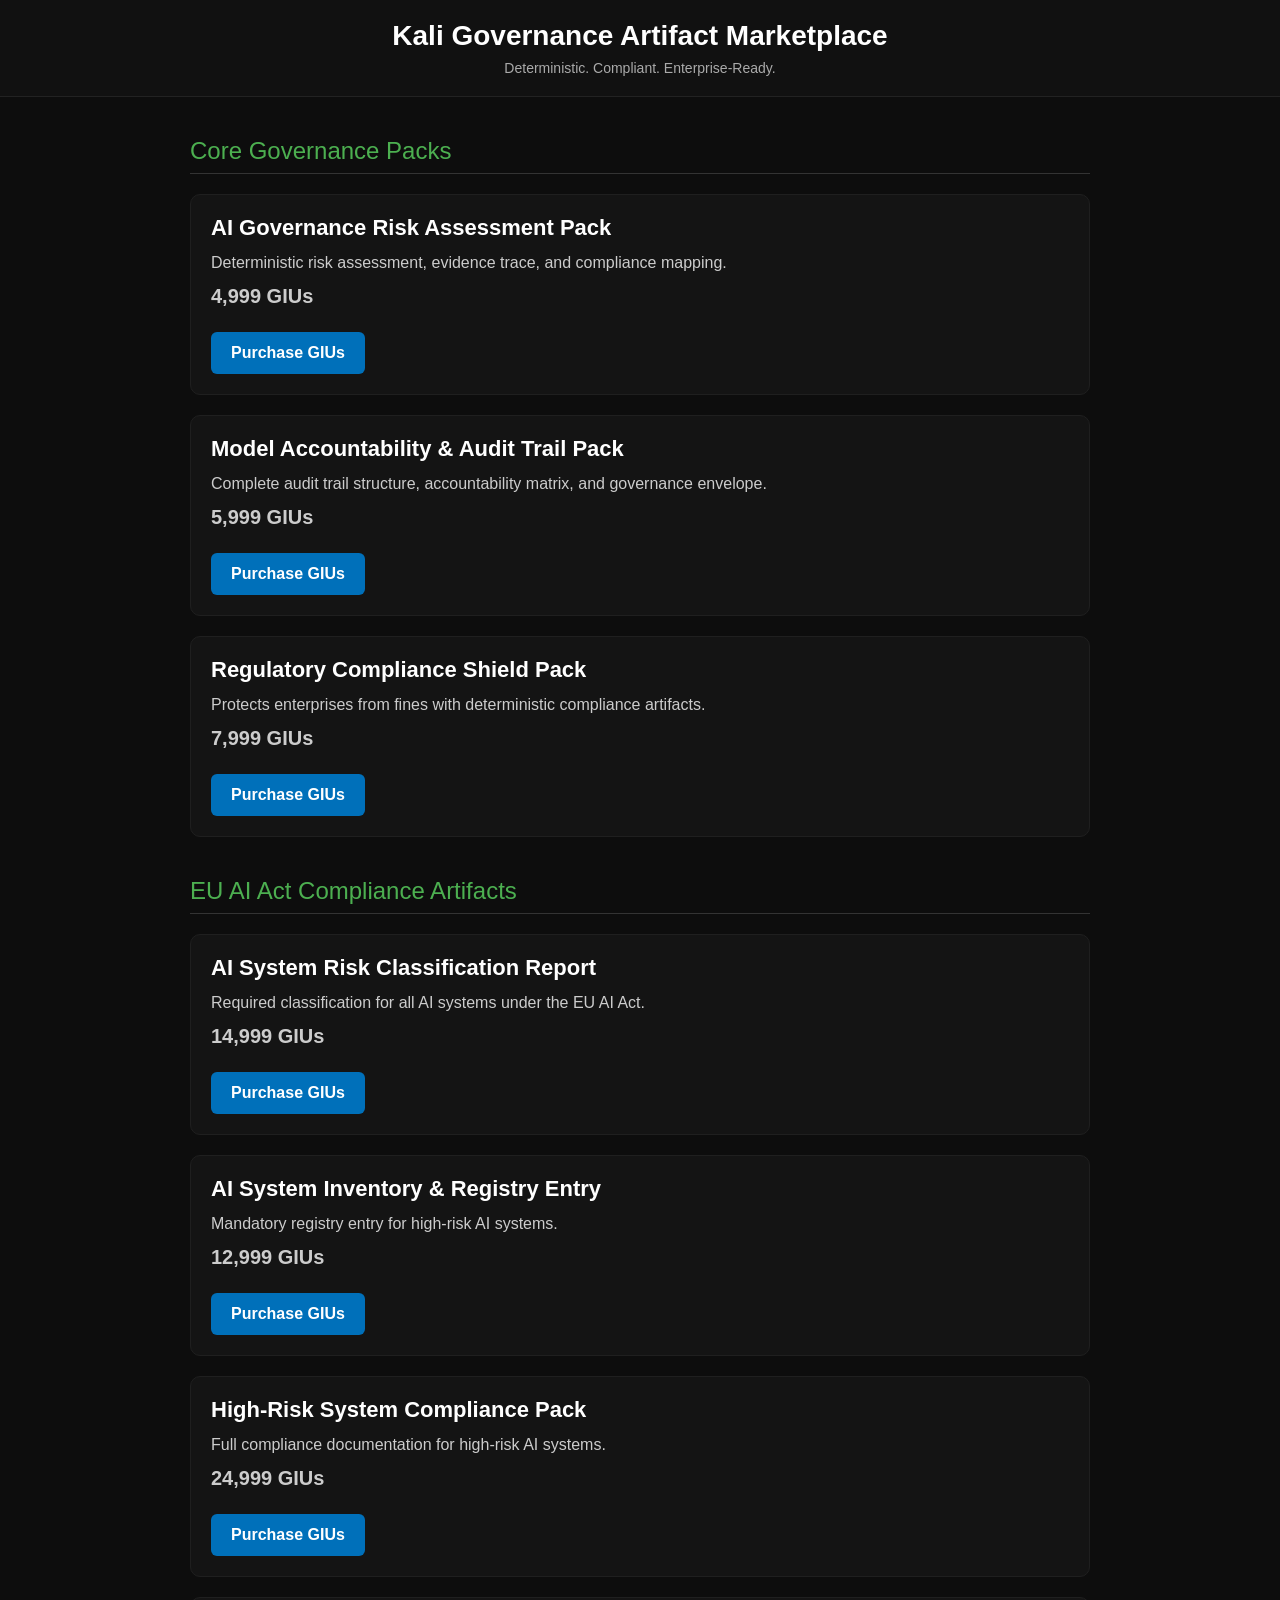
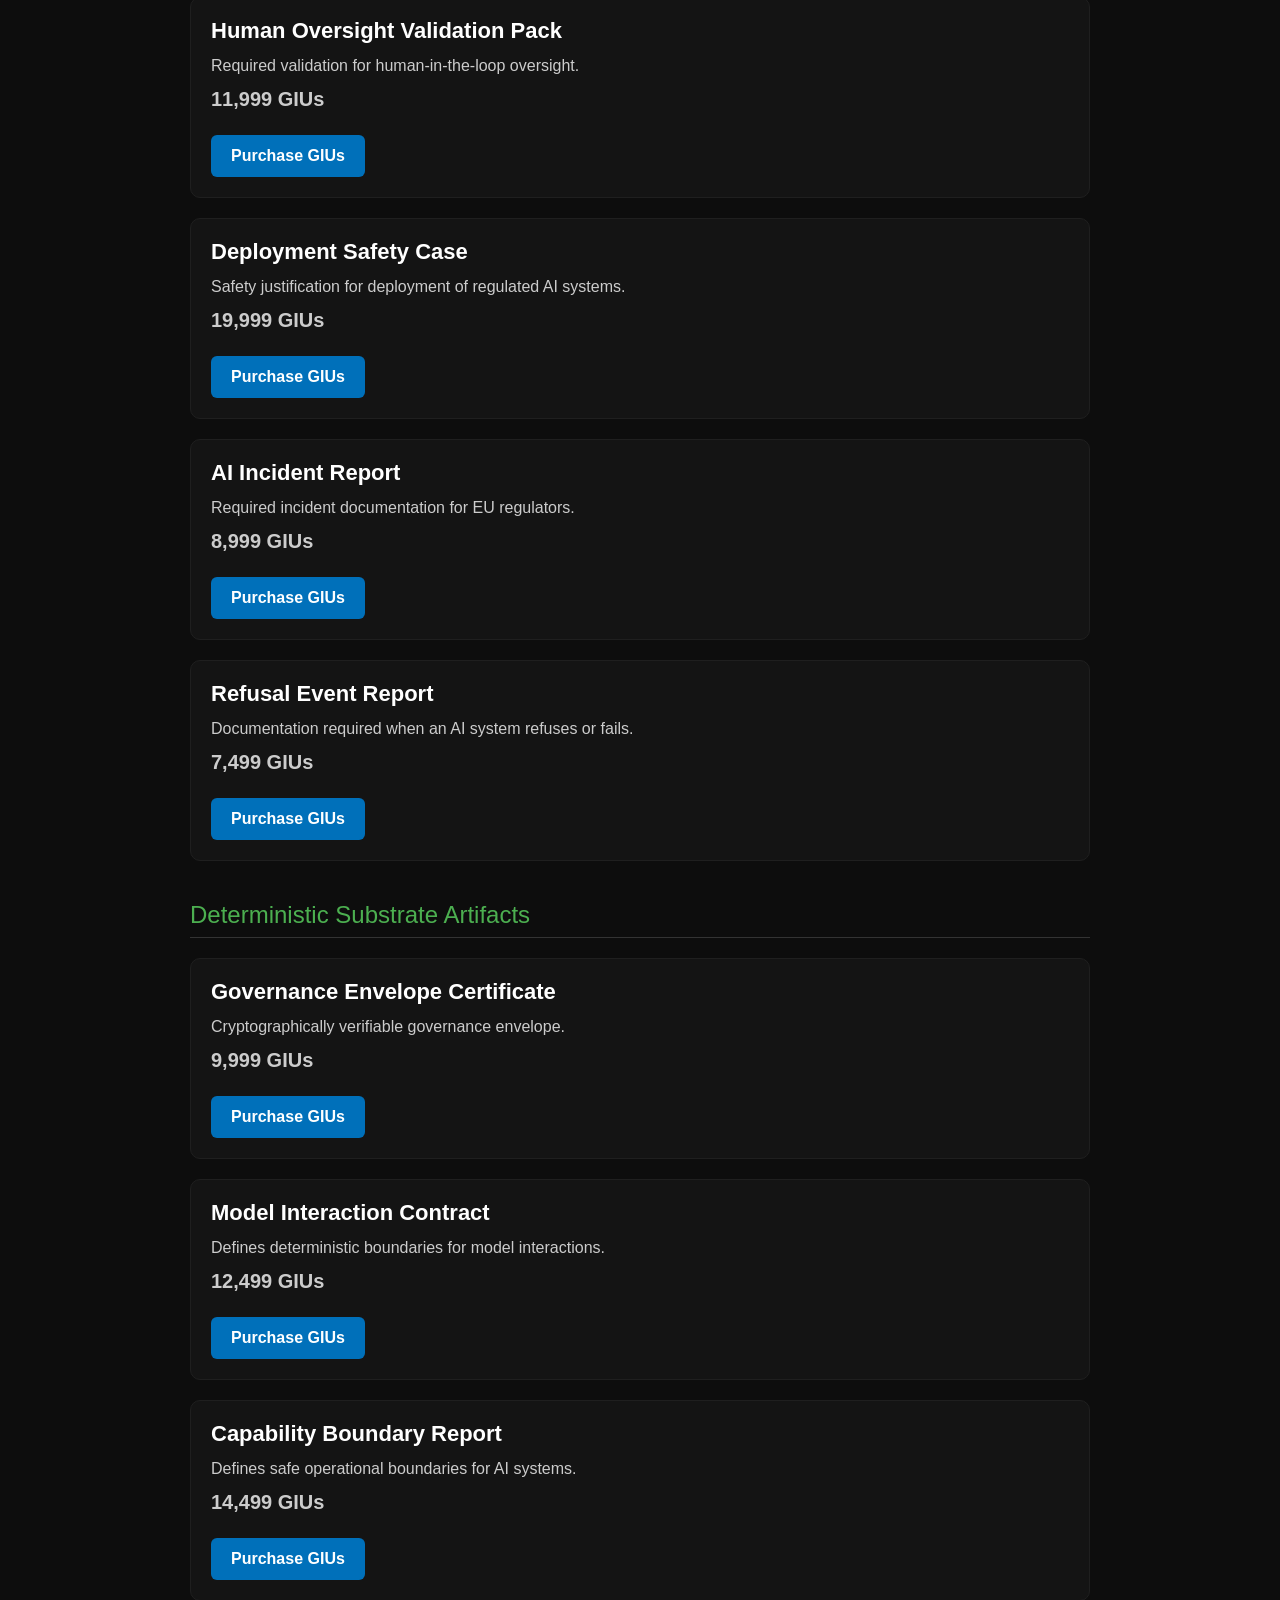
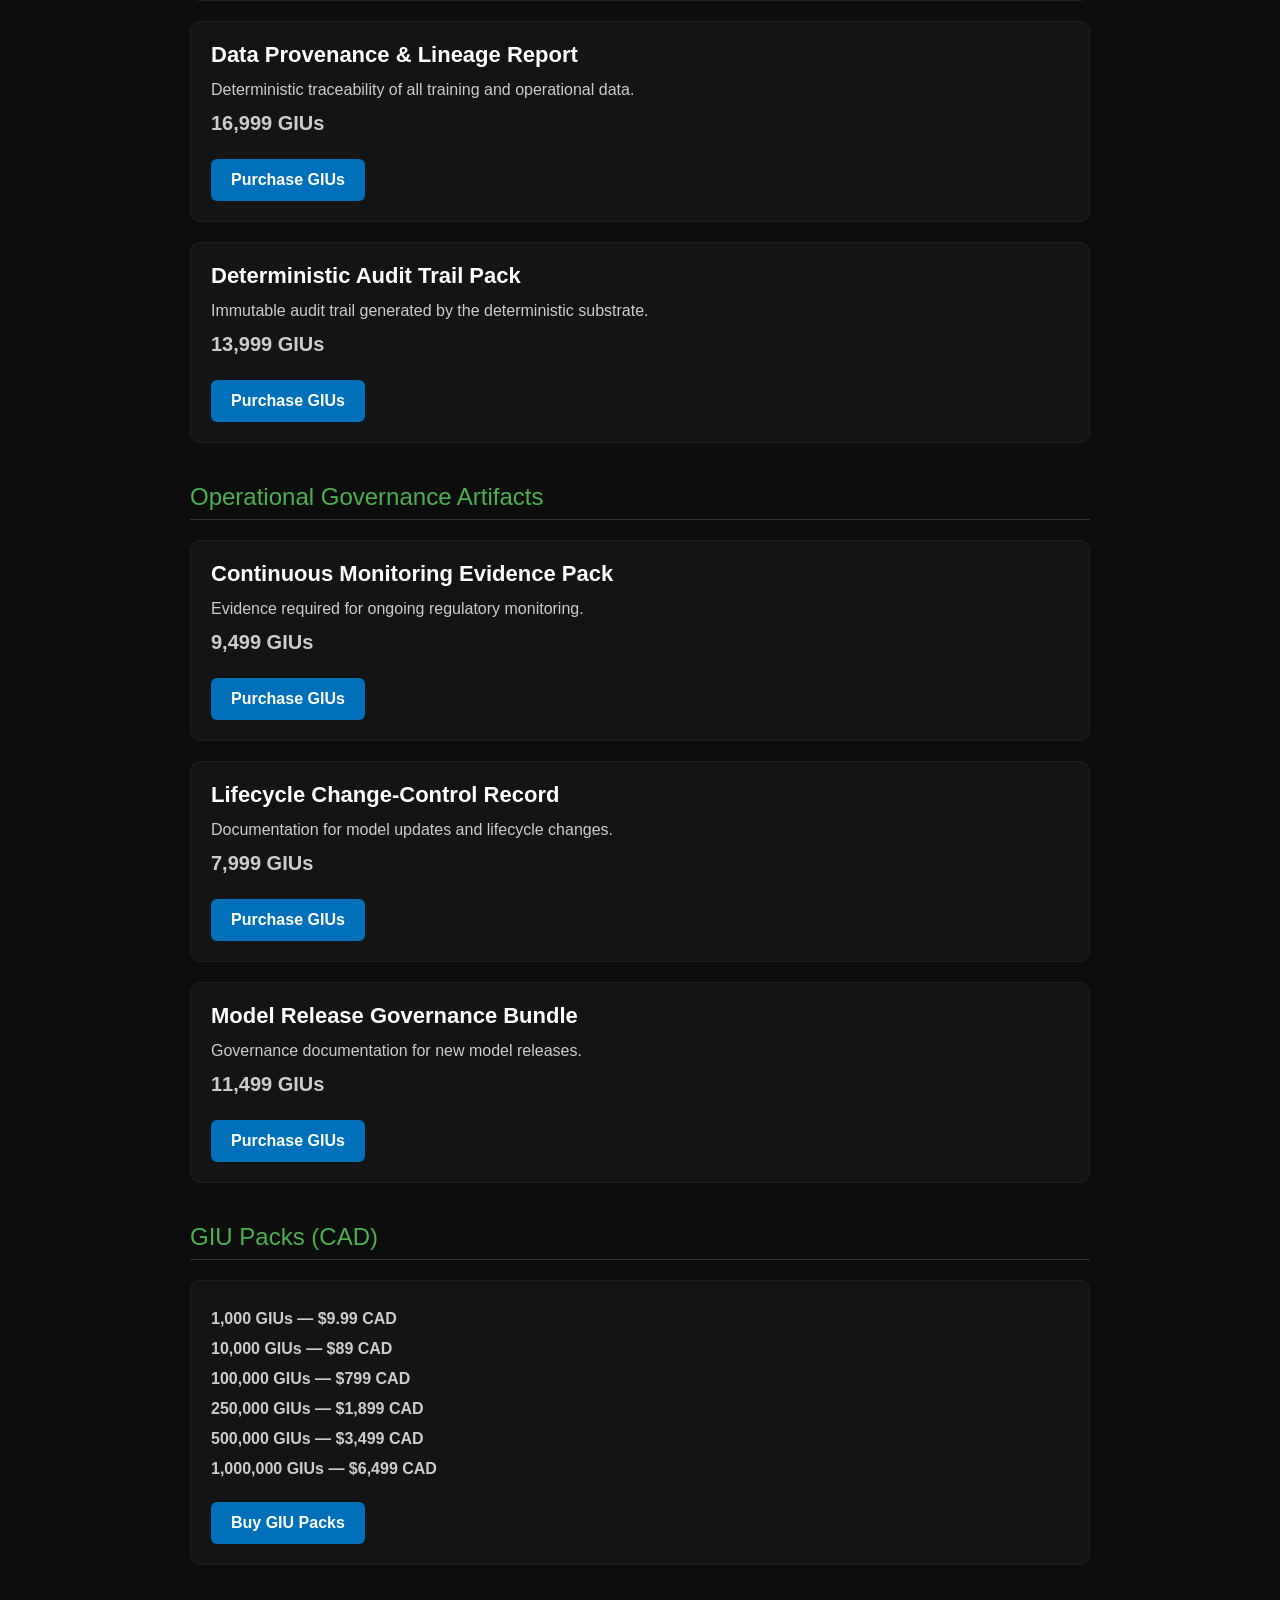
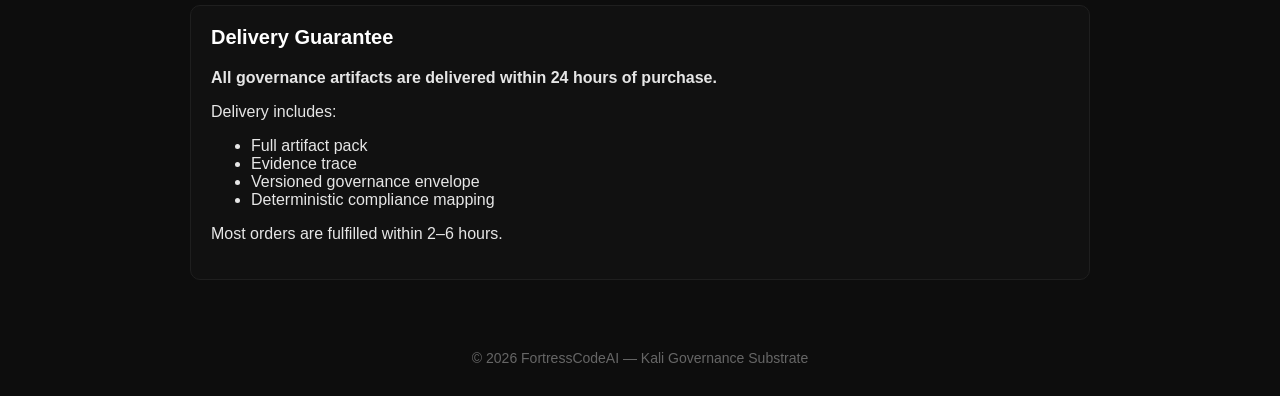
<file: index.html>
<!DOCTYPE html>
<html lang="en">
<head>
    <meta charset="UTF-8">
    <meta name="viewport" content="width=device-width, initial-scale=1.0">
    <title>Kali Governance Marketplace</title>
    <style>
        body {
            margin: 0;
            font-family: Arial, sans-serif;
            background: #0d0d0d;
            color: #e6e6e6;
        }

        header {
            padding: 20px;
            text-align: center;
            background: #111;
            border-bottom: 1px solid #222;
        }

        h1 {
            margin: 0;
            font-size: 28px;
            font-weight: 600;
            color: #fff;
        }

        .subheader {
            margin-top: 8px;
            font-size: 14px;
            color: #aaa;
        }

        .container {
            max-width: 900px;
            margin: 40px auto;
            padding: 0 20px;
        }

        .section-title {
            font-size: 24px;
            margin: 40px 0 20px;
            color: #4caf50;
            border-bottom: 1px solid #333;
            padding-bottom: 8px;
        }

        .pack {
            background: #141414;
            padding: 20px;
            border-radius: 10px;
            margin-bottom: 20px;
            border: 1px solid #1f1f1f;
        }

        .pack h2 {
            margin: 0 0 10px;
            font-size: 22px;
            color: #fff;
        }

        .pack p {
            margin: 6px 0;
            color: #ccc;
            line-height: 1.5;
        }

        .price {
            margin-top: 10px;
            font-size: 20px;
            font-weight: bold;
            color: #4caf50;
        }

        .buy-btn {
            display: inline-block;
            margin-top: 15px;
            padding: 12px 20px;
            background: #0070ba;
            color: #fff;
            text-decoration: none;
            border-radius: 6px;
            font-size: 16px;
            font-weight: bold;
        }

        .buy-btn:hover {
            background: #005c94;
        }

        .delivery-box {
            margin-top: 40px;
            padding: 20px;
            background: #111;
            border-radius: 10px;
            border: 1px solid #1f1f1f;
        }

        .delivery-box h3 {
            margin-top: 0;
            font-size: 20px;
            color: #fff;
        }

        footer {
            text-align: center;
            padding: 30px;
            color: #666;
            font-size: 14px;
        }
    </style>
</head>
<body>

<header>
    <h1>Kali Governance Artifact Marketplace</h1>
    <div class="subheader">Deterministic. Compliant. Enterprise‑Ready.</div>
</header>

<div class="container">

    <!-- CORE GOVERNANCE PACKS -->
    <div class="section-title">Core Governance Packs</div>

    <div class="pack">
        <h2>AI Governance Risk Assessment Pack</h2>
        <p>Deterministic risk assessment, evidence trace, and compliance mapping.</p>
        <p class="price">4,999 GIUs</p>
        <a class="buy-btn" href="https://www.paypal.com/FortressCodeAI" target="_blank">Purchase GIUs</a>
    </div>

    <div class="pack">
        <h2>Model Accountability & Audit Trail Pack</h2>
        <p>Complete audit trail structure, accountability matrix, and governance envelope.</p>
        <p class="price">5,999 GIUs</p>
        <a class="buy-btn" href="https://www.paypal.com/FortressCodeAI" target="_blank">Purchase GIUs</a>
    </div>

    <div class="pack">
        <h2>Regulatory Compliance Shield Pack</h2>
        <p>Protects enterprises from fines with deterministic compliance artifacts.</p>
        <p class="price">7,999 GIUs</p>
        <a class="buy-btn" href="https://www.paypal.com/FortressCodeAI" target="_blank">Purchase GIUs</a>
    </div>

    <!-- EU AI ACT COMPLIANCE -->
    <div class="section-title">EU AI Act Compliance Artifacts</div>

    <div class="pack">
        <h2>AI System Risk Classification Report</h2>
        <p>Required classification for all AI systems under the EU AI Act.</p>
        <p class="price">14,999 GIUs</p>
        <a class="buy-btn" href="https://www.paypal.com/FortressCodeAI" target="_blank">Purchase GIUs</a>
    </div>

    <div class="pack">
        <h2>AI System Inventory & Registry Entry</h2>
        <p>Mandatory registry entry for high‑risk AI systems.</p>
        <p class="price">12,999 GIUs</p>
        <a class="buy-btn" href="https://www.paypal.com/FortressCodeAI" target="_blank">Purchase GIUs</a>
    </div>

    <div class="pack">
        <h2>High‑Risk System Compliance Pack</h2>
        <p>Full compliance documentation for high‑risk AI systems.</p>
        <p class="price">24,999 GIUs</p>
        <a class="buy-btn" href="https://www.paypal.com/FortressCodeAI" target="_blank">Purchase GIUs</a>
    </div>

    <div class="pack">
        <h2>Human Oversight Validation Pack</h2>
        <p>Required validation for human‑in‑the‑loop oversight.</p>
        <p class="price">11,999 GIUs</p>
        <a class="buy-btn" href="https://www.paypal.com/FortressCodeAI" target="_blank">Purchase GIUs</a>
    </div>

    <div class="pack">
        <h2>Deployment Safety Case</h2>
        <p>Safety justification for deployment of regulated AI systems.</p>
        <p class="price">19,999 GIUs</p>
        <a class="buy-btn" href="https://www.paypal.com/FortressCodeAI" target="_blank">Purchase GIUs</a>
    </div>

    <div class="pack">
        <h2>AI Incident Report</h2>
        <p>Required incident documentation for EU regulators.</p>
        <p class="price">8,999 GIUs</p>
        <a class="buy-btn" href="https://www.paypal.com/FortressCodeAI" target="_blank">Purchase GIUs</a>
    </div>

    <div class="pack">
        <h2>Refusal Event Report</h2>
        <p>Documentation required when an AI system refuses or fails.</p>
        <p class="price">7,499 GIUs</p>
        <a class="buy-btn" href="https://www.paypal.com/FortressCodeAI" target="_blank">Purchase GIUs</a>
    </div>

    <!-- DETERMINISTIC SUBSTRATE ARTIFACTS -->
    <div class="section-title">Deterministic Substrate Artifacts</div>

    <div class="pack">
        <h2>Governance Envelope Certificate</h2>
        <p>Cryptographically verifiable governance envelope.</p>
        <p class="price">9,999 GIUs</p>
        <a class="buy-btn" href="https://www.paypal.com/FortressCodeAI" target="_blank">Purchase GIUs</a>
    </div>

    <div class="pack">
        <h2>Model Interaction Contract</h2>
        <p>Defines deterministic boundaries for model interactions.</p>
        <p class="price">12,499 GIUs</p>
        <a class="buy-btn" href="https://www.paypal.com/FortressCodeAI" target="_blank">Purchase GIUs</a>
    </div>

    <div class="pack">
        <h2>Capability Boundary Report</h2>
        <p>Defines safe operational boundaries for AI systems.</p>
        <p class="price">14,499 GIUs</p>
        <a class="buy-btn" href="https://www.paypal.com/FortressCodeAI" target="_blank">Purchase GIUs</a>
    </div>

    <div class="pack">
        <h2>Data Provenance & Lineage Report</h2>
        <p>Deterministic traceability of all training and operational data.</p>
        <p class="price">16,999 GIUs</p>
        <a class="buy-btn" href="https://www.paypal.com/FortressCodeAI" target="_blank">Purchase GIUs</a>
    </div>

    <div class="pack">
        <h2>Deterministic Audit Trail Pack</h2>
        <p>Immutable audit trail generated by the deterministic substrate.</p>
        <p class="price">13,999 GIUs</p>
        <a class="buy-btn" href="https://www.paypal.com/FortressCodeAI" target="_blank">Purchase GIUs</a>
    </div>

    <!-- OPERATIONAL GOVERNANCE ARTIFACTS -->
    <div class="section-title">Operational Governance Artifacts</div>

    <div class="pack">
        <h2>Continuous Monitoring Evidence Pack</h2>
        <p>Evidence required for ongoing regulatory monitoring.</p>
        <p class="price">9,499 GIUs</p>
        <a class="buy-btn" href="https://www.paypal.com/FortressCodeAI" target="_blank">Purchase GIUs</a>
    </div>

    <div class="pack">
        <h2>Lifecycle Change‑Control Record</h2>
        <p>Documentation for model updates and lifecycle changes.</p>
        <p class="price">7,999 GIUs</p>
        <a class="buy-btn" href="https://www.paypal.com/FortressCodeAI" target="_blank">Purchase GIUs</a>
    </div>

    <div class="pack">
        <h2>Model Release Governance Bundle</h2>
        <p>Governance documentation for new model releases.</p>
        <p class="price">11,499 GIUs</p>
        <a class="buy-btn" href="https://www.paypal.com/FortressCodeAI" target="_blank">Purchase GIUs</a>
    </div>

    <!-- GIU PACKS -->
    <div class="section-title">GIU Packs (CAD)</div>

    <div class="pack">
        <p><strong>1,000 GIUs — $9.99 CAD</strong></p>
        <p><strong>10,000 GIUs — $89 CAD</strong></p>
        <p><strong>100,000 GIUs — $799 CAD</strong></p>
        <p><strong>250,000 GIUs — $1,899 CAD</strong></p>
        <p><strong>500,000 GIUs — $3,499 CAD</strong></p>
        <p><strong>1,000,000 GIUs — $6,499 CAD</strong></p>
        <a class="buy-btn" href="https://www.paypal.com/FortressCodeAI" target="_blank">Buy GIU Packs</a>
    </div>

    <!-- DELIVERY GUARANTEE -->
    <div class="delivery-box">
        <h3>Delivery Guarantee</h3>
        <p><strong>All governance artifacts are delivered within 24 hours of purchase.</strong></p>
        <p>Delivery includes:</p>
        <ul>
            <li>Full artifact pack</li>
            <li>Evidence trace</li>
            <li>Versioned governance envelope</li>
            <li>Deterministic compliance mapping</li>
        </ul>
        <p>Most orders are fulfilled within 2–6 hours.</p>
    </div>

</div>

<footer>
    © 2026 FortressCodeAI — Kali Governance Substrate
</footer>

</body>
</html>
</file>
